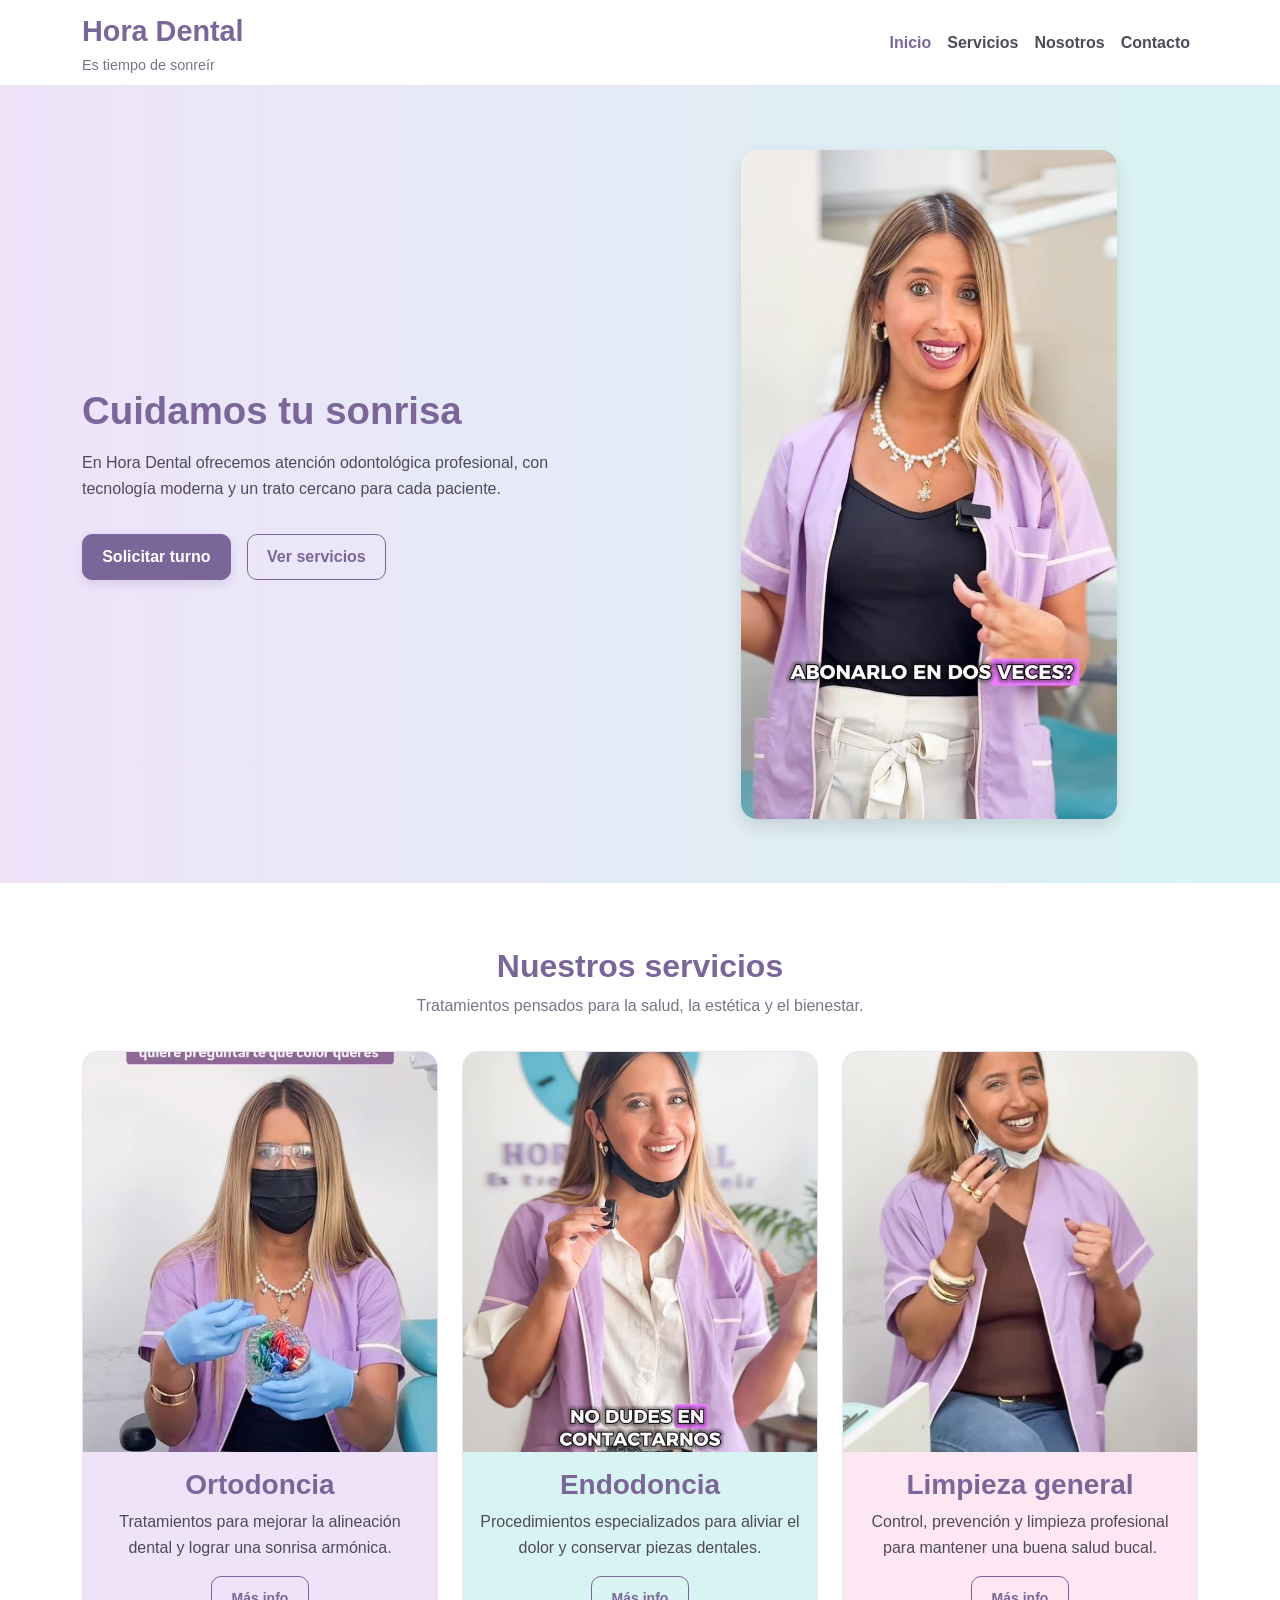
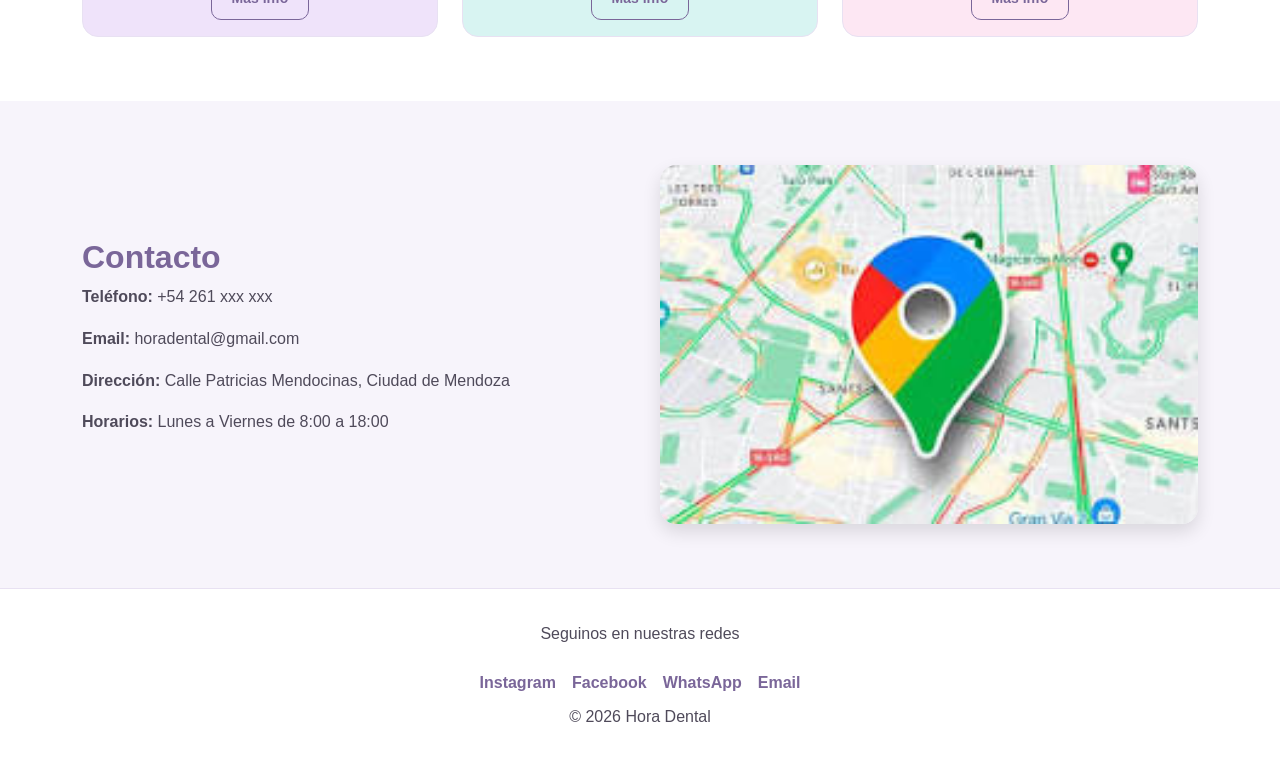
<file: index.html>
<!DOCTYPE html>
<html lang="es">
<head>
    <meta charset="UTF-8">
    <meta name="viewport" content="width=device-width, initial-scale=1.0">
    <title>Hora Dental</title>

    <link rel="icon" href="./img/logo.horadental.jpg">

    <link
        href="https://cdn.jsdelivr.net/npm/bootstrap@5.3.8/dist/css/bootstrap.min.css"
        rel="stylesheet"
    > <!-- La consigna pide utilizar Bootstrap -->

    <link rel="stylesheet" href="./css/style.css">
</head>
<body>
    <header class="encabezado">
        <nav class="navbar navbar-expand-lg"> <!-- Barra de navegación responsive de Bootstrap -->
            <div class="container">
                <a class="marca" href="index.html">
                    <span class="titulo-marca">Hora Dental</span>
                    <span class="subtitulo-marca">Es tiempo de sonreír</span>
                </a>

                <button
                    class="navbar-toggler"
                    type="button"
                    data-bs-toggle="collapse"
                    data-bs-target="#menuPrincipal"
                    aria-controls="menuPrincipal"
                    aria-expanded="false"
                    aria-label="Abrir menú"
                >
                    <span class="navbar-toggler-icon"></span>
                </button> <!-- Utilizando el icono de toggler de Bootstrap hago que el menú se despliegue en dispositivos móviles -->

                <div class="collapse navbar-collapse" id="menuPrincipal"> <!-- Contenido del menú -->
                    <ul class="navbar-nav ms-auto">
                        <li class="nav-item">
                            <a class="nav-link active" href="index.html">Inicio</a>
                        </li>

                        <li class="nav-item">
                            <a class="nav-link" href="./pages/productos.html">Servicios</a>
                        </li>

                        <li class="nav-item">
                            <a class="nav-link" href="./pages/nosotros.html">Nosotros</a>
                        </li>

                        <li class="nav-item">
                            <a class="nav-link" href="./pages/contacto.html">Contacto</a>
                        </li>
                    </ul>
                </div>
            </div>
        </nav>
    </header>

    <main>
        <section class="presentacion">
            <div class="container">
                <div class="contenido-presentacion">
                    <div class="texto-presentacion">
                        <h1>Cuidamos tu sonrisa</h1>

                        <p>
                            En Hora Dental ofrecemos atención odontológica profesional,
                            con tecnología moderna y un trato cercano para cada paciente.
                        </p>

                        <div class="botones-presentacion">
                            <a href="./pages/contacto.html" class="btn btn-primary">
                                Solicitar turno
                            </a>

                            <a href="./pages/productos.html" class="btn btn-outline-primary">
                                Ver servicios
                            </a>
                        </div>
                    </div>

                    <div class="imagen-presentacion">
                        <img src="./img/inicio.jpg" alt="Consultorio Hora Dental">
                    </div>
                </div>
            </div>
        </section>

        <section class="servicios">
            <div class="container">
                <div class="titulo-seccion">
                    <h2>Nuestros servicios</h2>

                    <p>
                        Tratamientos pensados para la salud, la estética y el bienestar.
                    </p>
                </div>

                <div class="grilla-servicios"> <!-- Utilizo una grilla CSS para mostrar los servicios en tarjetas -->
                    <article class="tarjeta-servicio">
                        <img
                            src="./img/servicio.1.jpg"
                            alt="Ortodoncia"
                            class="img-servicio"
                        >

                        <div class="contenido-tarjeta">
                            <h3>Ortodoncia</h3>

                            <p>
                                Tratamientos para mejorar la alineación dental
                                y lograr una sonrisa armónica.
                            </p>

                            <a
                                href="./pages/productos.html"
                                class="btn btn-outline-primary btn-sm"
                            > 
                                Más info
                            </a>
                        </div>
                    </article>

                    <article class="tarjeta-servicio">
                        <img
                            src="./img/servicio.2.jpg"
                            alt="Endodoncia"
                            class="img-servicio"
                        >

                        <div class="contenido-tarjeta">
                            <h3>Endodoncia</h3>

                            <p>
                                Procedimientos especializados para aliviar
                                el dolor y conservar piezas dentales.
                            </p>

                            <a
                                href="./pages/productos.html"
                                class="btn btn-outline-primary btn-sm"
                            > 
                                Más info
                            </a>
                        </div>
                    </article>

                    <article class="tarjeta-servicio">
                        <img
                            src="./img/odonto.hablando.jpg"
                            alt="Limpieza dental"
                            class="img-servicio"
                        >

                        <div class="contenido-tarjeta">
                            <h3>Limpieza general</h3>

                            <p>
                                Control, prevención y limpieza profesional
                                para mantener una buena salud bucal.
                            </p>

                            <a
                                href="./pages/productos.html"
                                class="btn btn-outline-primary btn-sm"
                            > <!-- Botón que use para "más información" de la ortodoncia - endodoncia - limp. gral -->
                                Más info
                            </a>
                        </div>
                    </article>
                </div>
            </div>
        </section>

        <section class="contacto-inicio">
            <div class="container">
                <div class="contenido-contacto">
                    <div class="texto-contacto">
                        <h2>Contacto</h2>

                        <p><strong>Teléfono:</strong> +54 261 xxx xxx</p>
                        <p><strong>Email:</strong> horadental@gmail.com</p>
                        <p><strong>Dirección:</strong> Calle Patricias Mendocinas, Ciudad de Mendoza</p>
                        <p><strong>Horarios:</strong> Lunes a Viernes de 8:00 a 18:00</p>
                    </div>

                    <div class="imagen-contacto">
                        <img
                            src="./img/maps.jpg"
                            alt="Ubicación del consultorio"
                        >
                    </div>
                </div>
            </div>
        </section>
    </main>

    <footer class="pie">
        <div class="container">
            <div class="contenido-pie">
                <p>Seguinos en nuestras redes</p>

                <div class="enlaces-pie">
                    <a href="https://www.instagram.com/" target="_blank">Instagram</a>
                    <a href="https://www.facebook.com/" target="_blank">Facebook</a>
                    <a href="https://wa.me/549299887744" target="_blank">WhatsApp</a>
                    <a href="mailto:horadental@gmail.com">Email</a>
                </div>

                <p>© 2026 Hora Dental</p>
            </div>
        </div>
    </footer>

    <script src="https://cdn.jsdelivr.net/npm/bootstrap@5.3.8/dist/js/bootstrap.bundle.min.js"></script> <!-- Incluyo el bundle de Bootstrap para que funcione el menú responsive -->
</body>
</html>
<!-- Dejo los comentarios en Index solamente, pero utilice las mismas herramientas en las demás páginas, quiero que se vea prolijo el codigo -->
</file>
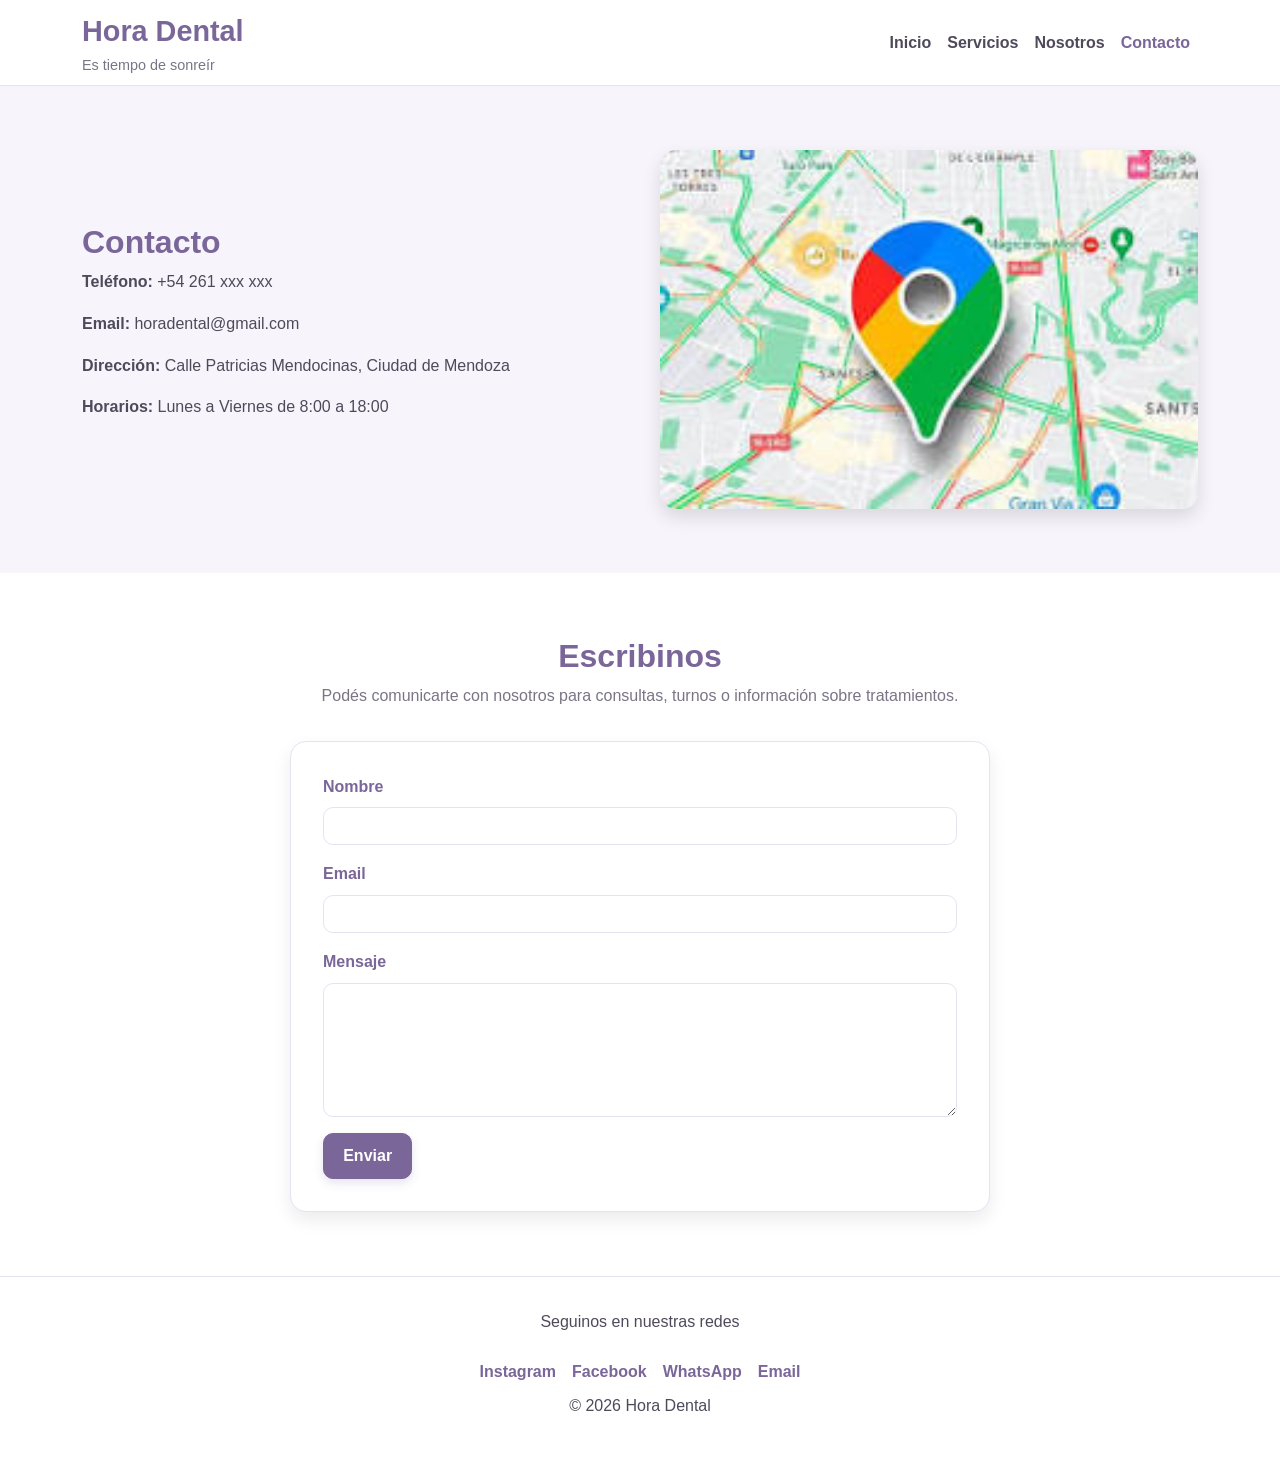
<file: pages/contacto.html>
<!DOCTYPE html>
<html lang="es">
<head>
    <meta charset="UTF-8">
    <meta name="viewport" content="width=device-width, initial-scale=1.0">
    <title>Contacto | Hora Dental</title>

    <link rel="icon" href="../img/logo.horadental.jpg">

    <link
        href="https://cdn.jsdelivr.net/npm/bootstrap@5.3.8/dist/css/bootstrap.min.css"
        rel="stylesheet"
    >

    <link rel="stylesheet" href="../css/style.css">
</head>
<body>
    <header class="encabezado">
        <nav class="navbar navbar-expand-lg">
            <div class="container">
                <a class="marca" href="../index.html">
                    <span class="titulo-marca">Hora Dental</span>
                    <span class="subtitulo-marca">Es tiempo de sonreír</span>
                </a>

                <button
                    class="navbar-toggler"
                    type="button"
                    data-bs-toggle="collapse"
                    data-bs-target="#menuPrincipal"
                    aria-controls="menuPrincipal"
                    aria-expanded="false"
                    aria-label="Abrir menú"
                >
                    <span class="navbar-toggler-icon"></span>
                </button>

                <div class="collapse navbar-collapse" id="menuPrincipal">
                    <ul class="navbar-nav ms-auto">
                        <li class="nav-item">
                            <a class="nav-link" href="../index.html">Inicio</a>
                        </li>

                        <li class="nav-item">
                            <a class="nav-link" href="./productos.html">Servicios</a>
                        </li>

                        <li class="nav-item">
                            <a class="nav-link" href="./nosotros.html">Nosotros</a>
                        </li>

                        <li class="nav-item">
                            <a class="nav-link active" href="./contacto.html">Contacto</a>
                        </li>
                    </ul>
                </div>
            </div>
        </nav>
    </header>

    <main>
        <section class="contacto-inicio">
            <div class="container">
                <div class="contenido-contacto">
                    <div class="texto-contacto">
                        <h2>Contacto</h2>

                        <p><strong>Teléfono:</strong> +54 261 xxx xxx</p>
                        <p><strong>Email:</strong> horadental@gmail.com</p>
                        <p><strong>Dirección:</strong> Calle Patricias Mendocinas, Ciudad de Mendoza</p>
                        <p><strong>Horarios:</strong> Lunes a Viernes de 8:00 a 18:00</p>
                    </div>

                    <div class="imagen-contacto">
                        <img
                            src="../img/maps.jpg"
                            alt="Ubicación del consultorio Hora Dental"
                        >
                    </div>
                </div>
            </div>
        </section>

        <section class="servicios">
            <div class="container">
                <div class="titulo-seccion">
                    <h2>Escribinos</h2>
                    <p>
                        Podés comunicarte con nosotros para consultas,
                        turnos o información sobre tratamientos.
                    </p>
                </div>

                <div class="formulario-contacto">
                    <form>
                        <div class="mb-3">
                            <label for="nombre" class="form-label">Nombre</label>
                            <input type="text" class="form-control" id="nombre" name="nombre">
                        </div>

                        <div class="mb-3">
                            <label for="correo" class="form-label">Email</label>
                            <input type="email" class="form-control" id="correo" name="correo">
                        </div>

                        <div class="mb-3">
                            <label for="mensaje" class="form-label">Mensaje</label>
                            <textarea class="form-control" id="mensaje" name="mensaje" rows="5"></textarea>
                        </div>

                        <button type="submit" class="btn btn-primary">Enviar</button>
                    </form>
                </div>
            </div>
        </section>
    </main>

    <footer class="pie">
        <div class="container">
            <div class="contenido-pie">
                <p>Seguinos en nuestras redes</p>

                <div class="enlaces-pie">
                    <a href="https://www.instagram.com/" target="_blank">Instagram</a>
                    <a href="https://www.facebook.com/" target="_blank">Facebook</a>
                    <a href="https://wa.me/549299887744" target="_blank">WhatsApp</a>
                    <a href="mailto:horadental@gmail.com">Email</a>
                </div>

                <p>© 2026 Hora Dental</p>
            </div>
        </div>
    </footer>

    <script src="https://cdn.jsdelivr.net/npm/bootstrap@5.3.8/dist/js/bootstrap.bundle.min.js"></script>
</body>
</html>
</file>
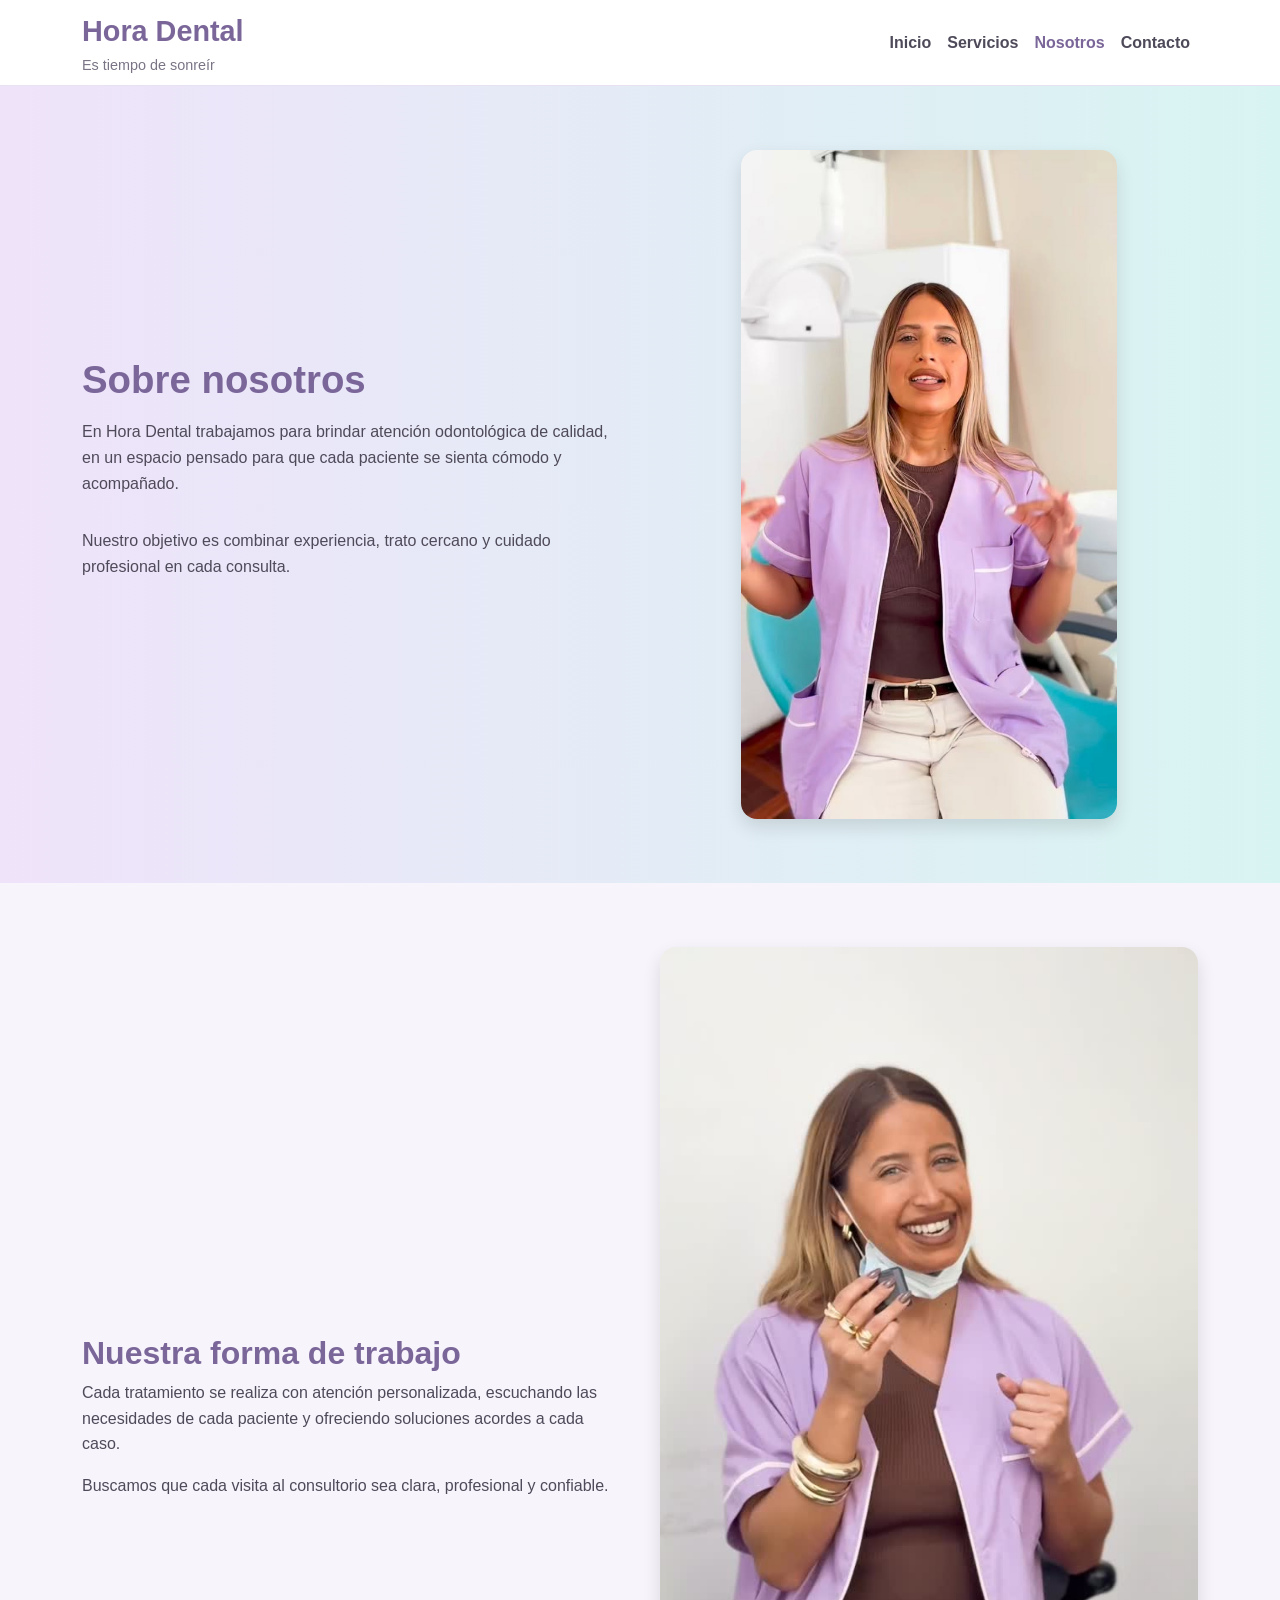
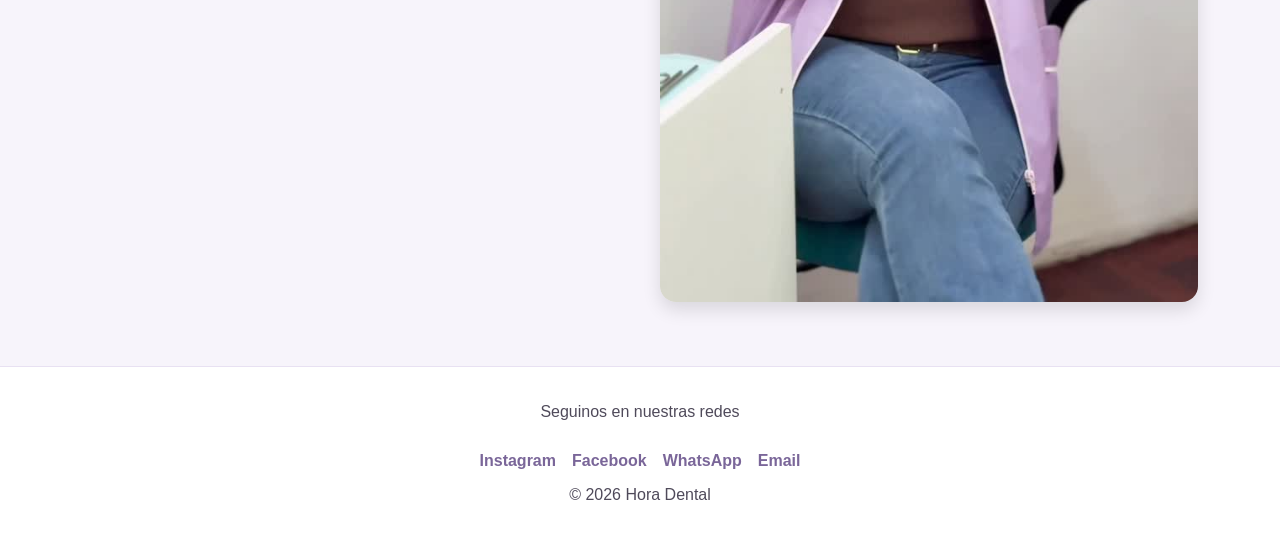
<file: pages/nosotros.html>
<!DOCTYPE html>
<html lang="es">
<head>
    <meta charset="UTF-8">
    <meta name="viewport" content="width=device-width, initial-scale=1.0">
    <title>Nosotros | Hora Dental</title>

    <link rel="icon" href="../img/logo.horadental.jpg">

    <link
        href="https://cdn.jsdelivr.net/npm/bootstrap@5.3.8/dist/css/bootstrap.min.css"
        rel="stylesheet"
    >

    <link rel="stylesheet" href="../css/style.css">
</head>
<body>
    <header class="encabezado">
        <nav class="navbar navbar-expand-lg">
            <div class="container">
                <a class="marca" href="../index.html">
                    <span class="titulo-marca">Hora Dental</span>
                    <span class="subtitulo-marca">Es tiempo de sonreír</span>
                </a>

                <button
                    class="navbar-toggler"
                    type="button"
                    data-bs-toggle="collapse"
                    data-bs-target="#menuPrincipal"
                    aria-controls="menuPrincipal"
                    aria-expanded="false"
                    aria-label="Abrir menú"
                >
                    <span class="navbar-toggler-icon"></span>
                </button>

                <div class="collapse navbar-collapse" id="menuPrincipal">
                    <ul class="navbar-nav ms-auto">
                        <li class="nav-item">
                            <a class="nav-link" href="../index.html">Inicio</a>
                        </li>

                        <li class="nav-item">
                            <a class="nav-link" href="./productos.html">Servicios</a>
                        </li>

                        <li class="nav-item">
                            <a class="nav-link active" href="./nosotros.html">Nosotros</a>
                        </li>

                        <li class="nav-item">
                            <a class="nav-link" href="./contacto.html">Contacto</a>
                        </li>
                    </ul>
                </div>
            </div>
        </nav>
    </header>

    <main>
        <section class="presentacion">
            <div class="container">
                <div class="contenido-presentacion">
                    <div class="texto-presentacion">
                        <h1>Sobre nosotros</h1>

                        <p>
                            En Hora Dental trabajamos para brindar atención odontológica
                            de calidad, en un espacio pensado para que cada paciente
                            se sienta cómodo y acompañado.
                        </p>

                        <p>
                            Nuestro objetivo es combinar experiencia, trato cercano
                            y cuidado profesional en cada consulta.
                        </p>
                    </div>

                    <div class="imagen-presentacion">
                        <img
                            src="../img/odonto.hablando2.jpg"
                            alt="Profesional de Hora Dental"
                        >
                    </div>
                </div>
            </div>
        </section>

        <section class="contacto-inicio">
            <div class="container">
                <div class="contenido-contacto">
                    <div class="texto-contacto">
                        <h2>Nuestra forma de trabajo</h2>

                        <p>
                            Cada tratamiento se realiza con atención personalizada,
                            escuchando las necesidades de cada paciente y ofreciendo
                            soluciones acordes a cada caso.
                        </p>

                        <p>
                            Buscamos que cada visita al consultorio sea clara,
                            profesional y confiable.
                        </p>
                    </div>

                    <div class="imagen-contacto">
                        <img
                            src="../img/odonto.hablando.jpg"
                            alt="Odontóloga explicando un tratamiento"
                        >
                    </div>
                </div>
            </div>
        </section>
    </main>

    <footer class="pie">
        <div class="container">
            <div class="contenido-pie">
                <p>Seguinos en nuestras redes</p>

                <div class="enlaces-pie">
                    <a href="https://www.instagram.com/" target="_blank">Instagram</a>
                    <a href="https://www.facebook.com/" target="_blank">Facebook</a>
                    <a href="https://wa.me/549299887744" target="_blank">WhatsApp</a>
                    <a href="mailto:horadental@gmail.com">Email</a>
                </div>

                <p>© 2026 Hora Dental</p>
            </div>
        </div>
    </footer>

    <script src="https://cdn.jsdelivr.net/npm/bootstrap@5.3.8/dist/js/bootstrap.bundle.min.js"></script>
</body>
</html>
</file>
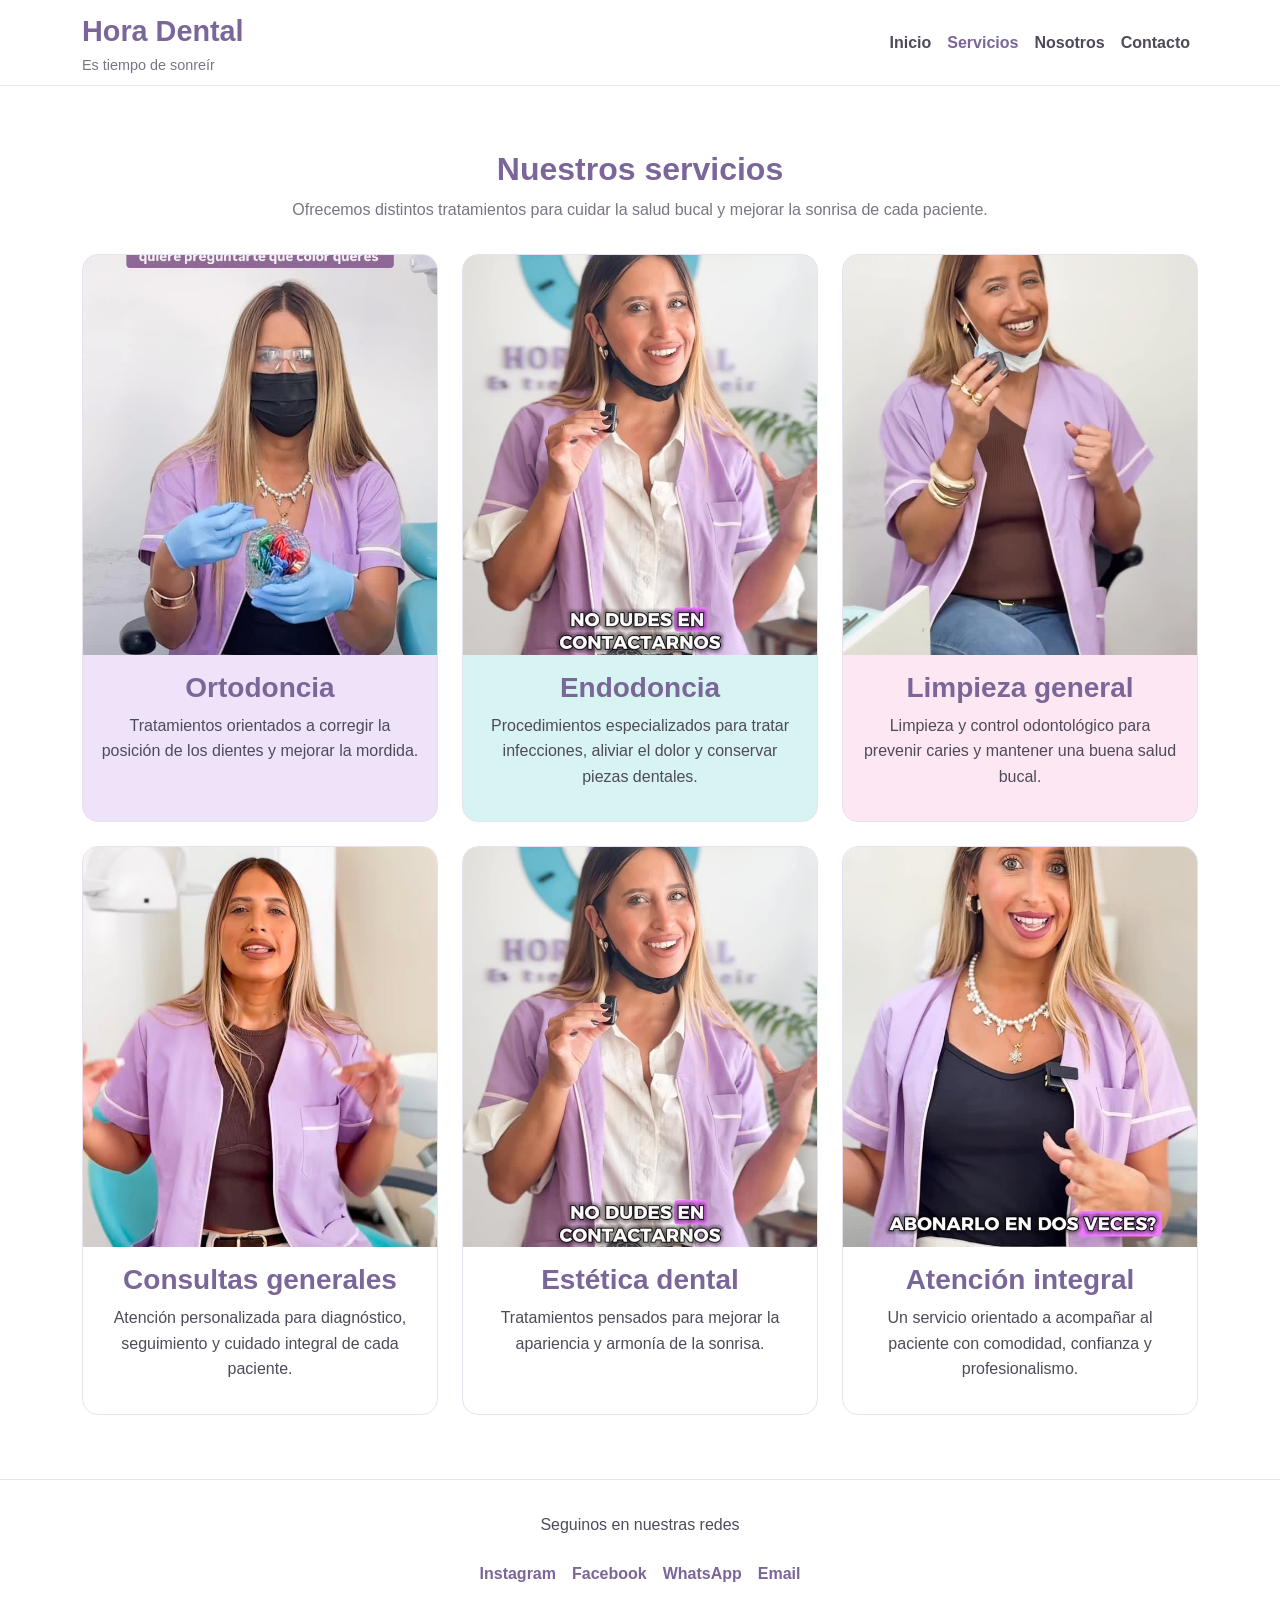
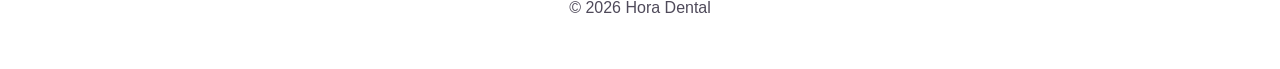
<file: pages/productos.html>
<!DOCTYPE html>
<html lang="es">
<head>
    <meta charset="UTF-8">
    <meta name="viewport" content="width=device-width, initial-scale=1.0">
    <title>Servicios | Hora Dental</title>

    <link rel="icon" href="../img/logo.horadental.jpg">

    <link
        href="https://cdn.jsdelivr.net/npm/bootstrap@5.3.8/dist/css/bootstrap.min.css"
        rel="stylesheet"
    >

    <link rel="stylesheet" href="../css/style.css">
</head>
<body>
    <header class="encabezado">
        <nav class="navbar navbar-expand-lg">
            <div class="container">
                <a class="marca" href="../index.html">
                    <span class="titulo-marca">Hora Dental</span>
                    <span class="subtitulo-marca">Es tiempo de sonreír</span>
                </a>

                <button
                    class="navbar-toggler"
                    type="button"
                    data-bs-toggle="collapse"
                    data-bs-target="#menuPrincipal"
                    aria-controls="menuPrincipal"
                    aria-expanded="false"
                    aria-label="Abrir menú"
                >
                    <span class="navbar-toggler-icon"></span>
                </button>

                <div class="collapse navbar-collapse" id="menuPrincipal">
                    <ul class="navbar-nav ms-auto">
                        <li class="nav-item">
                            <a class="nav-link" href="../index.html">Inicio</a>
                        </li>

                        <li class="nav-item">
                            <a class="nav-link active" href="./productos.html">Servicios</a>
                        </li>

                        <li class="nav-item">
                            <a class="nav-link" href="./nosotros.html">Nosotros</a>
                        </li>

                        <li class="nav-item">
                            <a class="nav-link" href="./contacto.html">Contacto</a>
                        </li>
                    </ul>
                </div>
            </div>
        </nav>
    </header>

    <main>
        <section class="servicios">
            <div class="container">
                <div class="titulo-seccion">
                    <h2>Nuestros servicios</h2>
                    <p>
                        Ofrecemos distintos tratamientos para cuidar la salud bucal
                        y mejorar la sonrisa de cada paciente.
                    </p>
                </div>

                <div class="grilla-servicios">
                    <article class="tarjeta-servicio">
                        <img
                            src="../img/servicio.1.jpg"
                            alt="Tratamiento de ortodoncia"
                            class="img-servicio"
                        >

                        <div class="contenido-tarjeta">
                            <h3>Ortodoncia</h3>
                            <p>
                                Tratamientos orientados a corregir la posición de los dientes
                                y mejorar la mordida.
                            </p>
                        </div>
                    </article>

                    <article class="tarjeta-servicio">
                        <img
                            src="../img/servicio.2.jpg"
                            alt="Tratamiento de endodoncia"
                            class="img-servicio"
                        >

                        <div class="contenido-tarjeta">
                            <h3>Endodoncia</h3>
                            <p>
                                Procedimientos especializados para tratar infecciones,
                                aliviar el dolor y conservar piezas dentales.
                            </p>
                        </div>
                    </article>

                    <article class="tarjeta-servicio">
                        <img
                            src="../img/odonto.hablando.jpg"
                            alt="Limpieza dental profesional"
                            class="img-servicio"
                        >

                        <div class="contenido-tarjeta">
                            <h3>Limpieza general</h3>
                            <p>
                                Limpieza y control odontológico para prevenir caries
                                y mantener una buena salud bucal.
                            </p>
                        </div>
                    </article>

                    <article class="tarjeta-servicio">
                        <img
                            src="../img/odonto.hablando2.jpg"
                            alt="Consulta odontológica"
                            class="img-servicio"
                        >

                        <div class="contenido-tarjeta">
                            <h3>Consultas generales</h3>
                            <p>
                                Atención personalizada para diagnóstico,
                                seguimiento y cuidado integral de cada paciente.
                            </p>
                        </div>
                    </article>

                    <article class="tarjeta-servicio">
                        <img
                            src="../img/servicio.2.jpg"
                            alt="Atención estética dental"
                            class="img-servicio"
                        >

                        <div class="contenido-tarjeta">
                            <h3>Estética dental</h3>
                            <p>
                                Tratamientos pensados para mejorar la apariencia
                                y armonía de la sonrisa.
                            </p>
                        </div>
                    </article>

                    <article class="tarjeta-servicio">
                        <img
                            src="../img/inicio.jpg"
                            alt="Atención integral odontológica"
                            class="img-servicio"
                        >

                        <div class="contenido-tarjeta">
                            <h3>Atención integral</h3>
                            <p>
                                Un servicio orientado a acompañar al paciente
                                con comodidad, confianza y profesionalismo.
                            </p>
                        </div>
                    </article>
                </div>
            </div>
        </section>
    </main>
    <!-- Aclaro que uso imagenes genéricas para los servicios ya que deberia tomar fotos específicas para representarlos -->

    <footer class="pie">
        <div class="container">
            <div class="contenido-pie">
                <p>Seguinos en nuestras redes</p>

                <div class="enlaces-pie">
                    <a href="https://www.instagram.com/" target="_blank">Instagram</a>
                    <a href="https://www.facebook.com/" target="_blank">Facebook</a>
                    <a href="https://wa.me/549299887744" target="_blank">WhatsApp</a>
                    <a href="mailto:horadental@gmail.com">Email</a>
                </div>

                <p>© 2026 Hora Dental</p>
            </div>
        </div>
    </footer>

    <script src="https://cdn.jsdelivr.net/npm/bootstrap@5.3.8/dist/js/bootstrap.bundle.min.js"></script>
</body>
</html>
</file>
<file: css/style.css>
@charset "UTF-8";
/* FLEX */
/* GRID */
/*PLACEHOLDERS / EXTENDS*/
img {
  width: 100%;
  display: block;
  border-radius: 16px;
}

.presentacion, .servicios, .contacto-inicio {
  padding: 4rem 0;
}

.formulario-contacto .btn, .btn {
  border-radius: 10px;
  font-weight: 600;
  transition: transform 0.3s ease, box-shadow 0.3s ease, background-color 0.3s ease, border-color 0.3s ease, color 0.3s ease;
}

/*BOTONES*/
.btn {
  padding: 0.65rem 1.2rem;
}
.btn:hover {
  transform: translateY(-2px);
}

.btn-primary {
  background-color: #7a6699;
  border-color: #7a6699;
  color: #ffffff;
  box-shadow: 0 4px 10px rgba(122, 102, 153, 0.18);
}
.btn-primary:hover, .btn-primary:focus, .btn-primary:active {
  background-color: rgb(97.6, 81.6, 122.4);
  border-color: rgb(97.6, 81.6, 122.4);
  color: #ffffff;
  box-shadow: 0 6px 14px rgba(122, 102, 153, 0.22);
}

.btn-outline-primary {
  background-color: transparent;
  color: #7a6699;
  border-color: #7a6699;
}
.btn-outline-primary:hover, .btn-outline-primary:focus, .btn-outline-primary:active {
  background-color: #7a6699;
  border-color: #7a6699;
  color: #ffffff;
  box-shadow: 0 6px 14px rgba(122, 102, 153, 0.18);
}

.navbar {
  background: #ffffff;
  border-bottom: 1px solid #e8e1f2;
}

.marca {
  display: flex;
  flex-direction: column;
  text-decoration: none;
}

.titulo-marca {
  font-size: 1.8rem;
  font-weight: 700;
  color: #7a6699;
}

.subtitulo-marca {
  font-size: 0.9rem;
  color: #7a7485;
}

.navbar-nav .nav-link {
  color: #4f4a5a;
  font-weight: 600;
}
.navbar-nav .nav-link:hover, .navbar-nav .nav-link.active {
  color: #7a6699;
}

.pie {
  background: #ffffff;
  border-top: 1px solid #e8e1f2;
  padding: 2rem 0;
}

.contenido-pie {
  display: flex;
  justify-content: flex-start;
  align-items: center;
  flex-direction: column;
  gap: 0.5rem;
  text-align: center;
}

.enlaces-pie {
  display: flex;
  gap: 1rem;
  flex-wrap: wrap;
}
.enlaces-pie a {
  color: #7a6699;
  font-weight: 600;
}

/*RESET*/
* {
  margin: 0;
  padding: 0;
  box-sizing: border-box;
}

/*BASE*/
body {
  font-family: Arial, Helvetica, sans-serif;
  background: #fcfbfe;
  color: #4f4a5a;
  line-height: 1.6;
}

a {
  text-decoration: none;
}

/*HERO / PRESENTACIÓN*/
.presentacion {
  background: linear-gradient(to right, #efe3fa, #d8f4f2);
}

.contenido-presentacion,
.contenido-contacto {
  display: flex;
  justify-content: flex-start;
  align-items: center;
  gap: 2.5rem;
}

.texto-presentacion,
.imagen-presentacion,
.texto-contacto,
.imagen-contacto {
  width: 50%;
}

/* TITULOS */
.texto-presentacion h1,
.titulo-seccion h2,
.texto-contacto h2,
.contenido-tarjeta h3 {
  color: #7a6699;
  font-weight: 700;
}

.texto-presentacion h1 {
  margin-bottom: 1rem;
  font-size: 2.4rem;
  line-height: 1.2;
}
.texto-presentacion p {
  margin-bottom: 2rem;
}

.titulo-seccion h2,
.texto-contacto h2 {
  font-size: 2rem;
}

/* BOTONES HERO */
.botones-presentacion {
  display: flex;
  gap: 1rem;
  flex-wrap: wrap;
}

/* IMAGEN HERO */
.imagen-presentacion img {
  width: 70%;
  margin: auto;
}

/* SERVICIOS */
.servicios {
  background: #ffffff;
}

.titulo-seccion {
  text-align: center;
  margin-bottom: 2rem;
}
.titulo-seccion p {
  color: #7a7485;
}

.grilla-servicios {
  display: grid;
  grid-template-columns: repeat(3, 1fr);
  gap: 1.5rem;
}

/* TARJETAS */
.tarjeta-servicio {
  border: 1px solid #e8e1f2;
  border-radius: 16px;
  overflow: hidden;
  display: flex;
  flex-direction: column;
  height: 100%;
  transition: transform 0.3s ease, box-shadow 0.3s ease;
}
.tarjeta-servicio:nth-child(1) {
  background: #efe3fa;
}
.tarjeta-servicio:nth-child(2) {
  background: #d8f4f2;
}
.tarjeta-servicio:nth-child(3) {
  background: #fde7f3;
}
.tarjeta-servicio:hover {
  transform: translateY(-6px);
  box-shadow: 0 8px 18px rgba(0, 0, 0, 0.12);
}

.img-servicio {
  height: 400px;
  object-fit: cover;
  border-radius: 0;
}

.contenido-tarjeta {
  padding: 1rem;
  text-align: center;
  flex-grow: 1;
}
.contenido-tarjeta p {
  margin-bottom: 1rem;
}

/* CONTACTO */
.contacto-inicio {
  background: #f7f4fb;
}

.formulario-contacto {
  max-width: 700px;
  margin: 0 auto;
}

/* RESPONSIVE */
/* Tablet */
@media (max-width: 992px) {
  .grilla-servicios {
    grid-template-columns: repeat(2, 1fr);
  }
  .contenido-presentacion,
  .contenido-contacto {
    gap: 1.5rem;
  }
  .imagen-presentacion img {
    width: 85%;
  }
}
/* Mobile */
@media (max-width: 768px) {
  .contenido-presentacion,
  .contenido-contacto {
    flex-direction: column;
  }
  .texto-presentacion,
  .imagen-presentacion,
  .texto-contacto,
  .imagen-contacto {
    width: 100%;
  }
  .imagen-presentacion img {
    width: 100%;
  }
  .grilla-servicios {
    grid-template-columns: 1fr;
  }
  .texto-presentacion h1 {
    font-size: 2rem;
  }
  .titulo-seccion h2,
  .texto-contacto h2 {
    font-size: 1.6rem;
  }
}
.grilla-servicios .tarjeta-servicio {
  transition: transform 0.3s ease, box-shadow 0.3s ease;
}
.grilla-servicios .tarjeta-servicio:hover {
  transform: translateY(-6px);
  box-shadow: 0 8px 18px rgba(0, 0, 0, 0.12);
}

@media (min-width: 769px) {
  .grilla-servicios {
    grid-template-columns: repeat(3, 1fr);
  }
}
.texto-presentacion p,
.texto-contacto p {
  max-width: 60ch;
}

.imagen-presentacion img,
.imagen-contacto img {
  box-shadow: 0 8px 18px rgba(0, 0, 0, 0.12);
  transition: transform 0.3s ease;
}
.imagen-presentacion img:hover,
.imagen-contacto img:hover {
  transform: scale(1.02);
}

@media (max-width: 768px) {
  .texto-presentacion,
  .texto-contacto {
    text-align: center;
  }
  .texto-presentacion p,
  .texto-contacto p {
    max-width: 100%;
  }
}
.formulario-contacto form {
  background: #ffffff;
  border: 1px solid #e8e1f2;
  border-radius: 16px;
  padding: 2rem;
  box-shadow: 0 8px 18px rgba(0, 0, 0, 0.08);
}
.formulario-contacto .form-label {
  color: #7a6699;
  font-weight: 600;
}
.formulario-contacto .form-control {
  border: 1px solid #e8e1f2;
  border-radius: 10px;
}
.formulario-contacto .form-control:focus {
  border-color: #7a6699;
  box-shadow: 0 0 0 0.2rem rgba(122, 102, 153, 0.2);
}
.imagen-contacto img {
  transition: transform 0.3s ease, box-shadow 0.3s ease;
}
.imagen-contacto img:hover {
  transform: scale(1.02);
  box-shadow: 0 8px 18px rgba(0, 0, 0, 0.12);
}

@media (max-width: 768px) {
  .formulario-contacto form {
    padding: 1.2rem;
  }
}

/*# sourceMappingURL=style.css.map */
</file>
